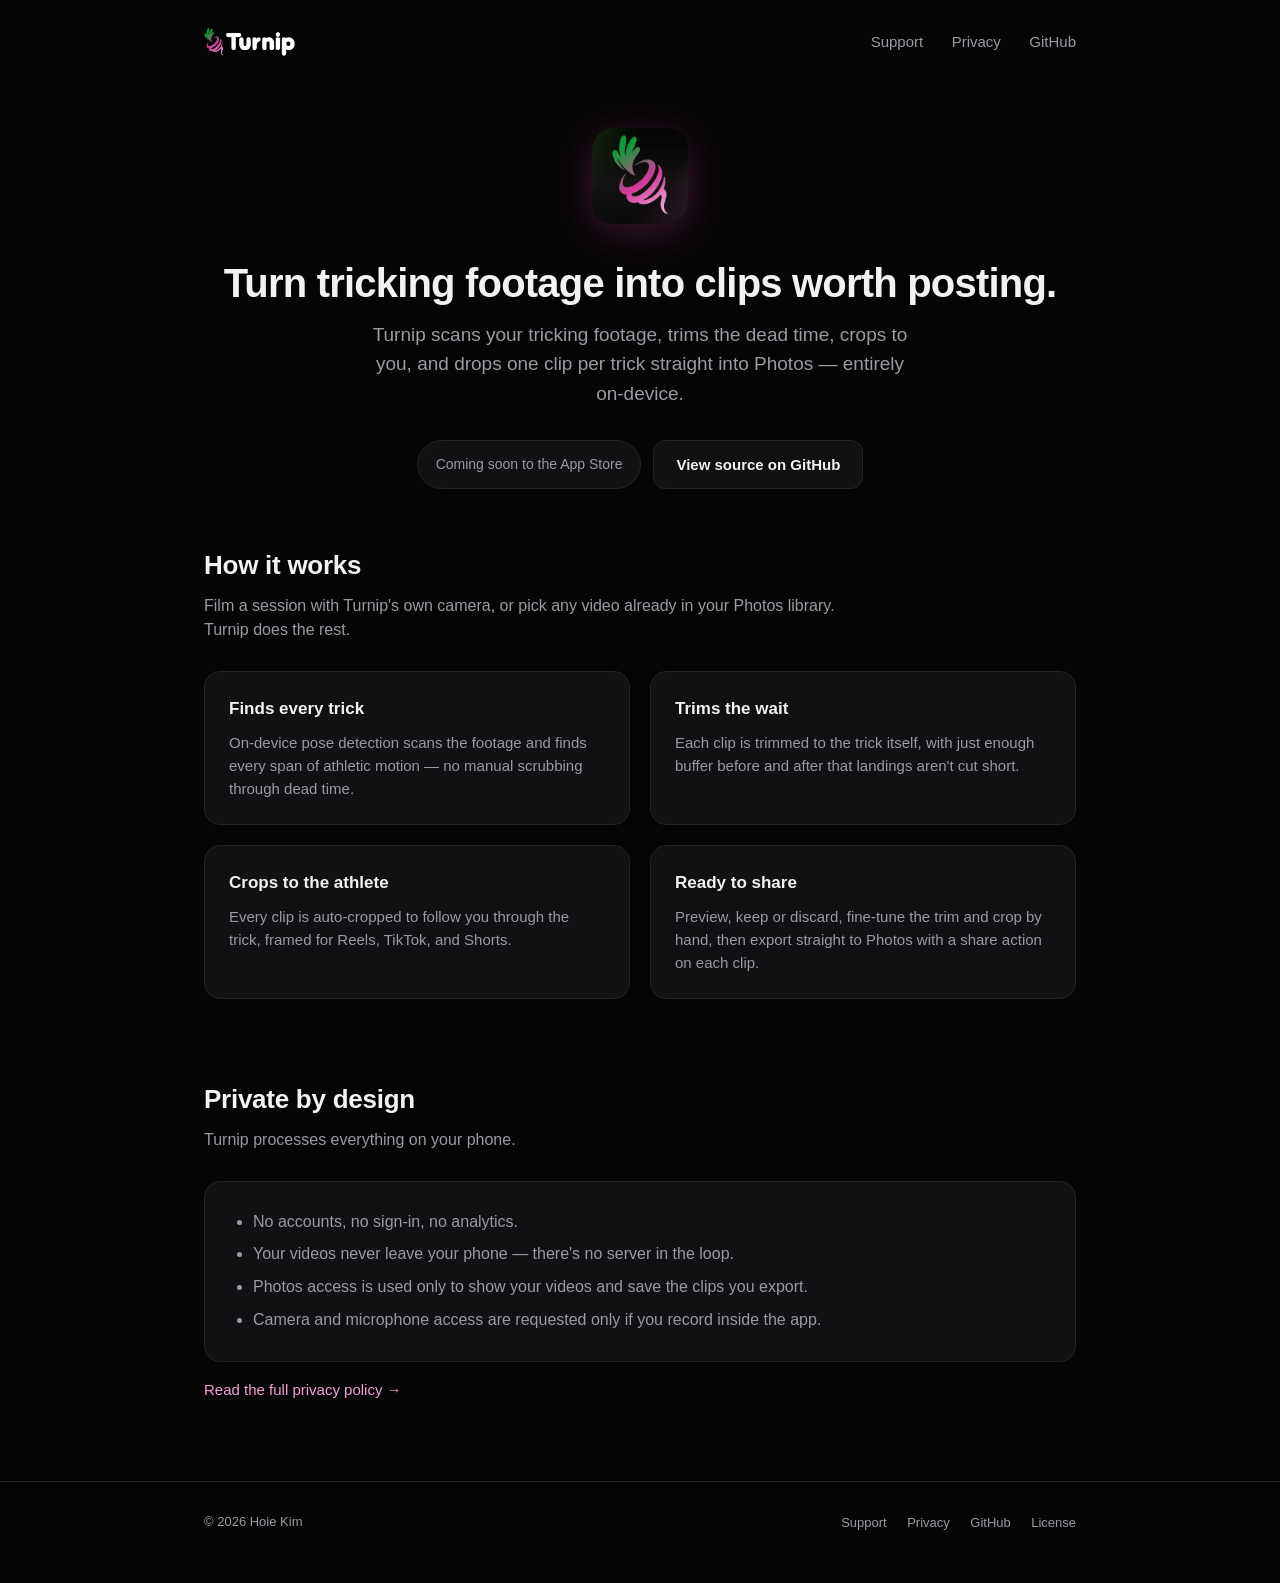
<file: site/index.html>
<!doctype html>
<html lang="en">
<head>
  <meta charset="utf-8" />
  <meta name="viewport" content="width=device-width, initial-scale=1" />
  <title>Turnip — Auto-edit your tricking clips</title>
  <meta name="description" content="Turnip finds every trick in your tricking footage, trims the dead time, crops to the athlete, and exports one clip per trick straight to Photos. All on-device." />
  <link rel="icon" href="assets/favicon-32.png" sizes="32x32" type="image/png" />
  <link rel="icon" href="assets/favicon-64.png" sizes="64x64" type="image/png" />
  <link rel="apple-touch-icon" href="assets/apple-touch-icon.png" />
  <link rel="stylesheet" href="styles.css" />
  <meta property="og:title" content="Turnip — Auto-edit your tricking clips" />
  <meta property="og:description" content="Turnip finds every trick in your footage, trims the dead time, and crops to the athlete — all on-device." />
  <meta property="og:image" content="assets/icon-512.png" />
  <meta property="og:type" content="website" />
</head>
<body>
  <header class="site">
    <div class="wrap">
      <a class="logo-link" href="index.html" aria-label="Turnip home">
        <img src="assets/wordmark.png" alt="Turnip" />
      </a>
      <nav class="site">
        <a href="support.html">Support</a>
        <a href="privacy.html">Privacy</a>
        <a href="https://github.com/hoiekim/turnip-ios">GitHub</a>
      </nav>
    </div>
  </header>

  <main>
    <section class="hero">
      <div class="wrap">
        <img class="icon" src="assets/icon-512.png" alt="" />
        <h1>Turn tricking footage into clips worth posting.</h1>
        <p class="tagline">
          Turnip scans your tricking footage, trims the dead time, crops to
          you, and drops one clip per trick straight into Photos —
          entirely on-device.
        </p>
        <div class="badge-row">
          <span class="pill-note">Coming soon to the App Store</span>
          <a class="btn btn-ghost" href="https://github.com/hoiekim/turnip-ios">View source on GitHub</a>
        </div>
      </div>
    </section>

    <section class="features">
      <div class="wrap">
        <h2 class="section-title">How it works</h2>
        <p class="section-lead">
          Film a session with Turnip's own camera, or pick any video already
          in your Photos library. Turnip does the rest.
        </p>
        <div class="feature-grid">
          <div class="feature">
            <h3>Finds every trick</h3>
            <p>
              On-device pose detection scans the footage and finds every
              span of athletic motion — no manual scrubbing through dead time.
            </p>
          </div>
          <div class="feature">
            <h3>Trims the wait</h3>
            <p>
              Each clip is trimmed to the trick itself, with just enough
              buffer before and after that landings aren't cut short.
            </p>
          </div>
          <div class="feature">
            <h3>Crops to the athlete</h3>
            <p>
              Every clip is auto-cropped to follow you through the trick,
              framed for Reels, TikTok, and Shorts.
            </p>
          </div>
          <div class="feature">
            <h3>Ready to share</h3>
            <p>
              Preview, keep or discard, fine-tune the trim and crop by hand,
              then export straight to Photos with a share action on each clip.
            </p>
          </div>
        </div>
      </div>
    </section>

    <section class="privacy">
      <div class="wrap">
        <h2 class="section-title">Private by design</h2>
        <p class="section-lead">
          Turnip processes everything on your phone.
        </p>
        <div class="privacy-card">
          <ul>
            <li>No accounts, no sign-in, no analytics.</li>
            <li>Your videos never leave your phone — there's no server in the loop.</li>
            <li>Photos access is used only to show your videos and save the clips you export.</li>
            <li>Camera and microphone access are requested only if you record inside the app.</li>
          </ul>
        </div>
        <p class="section-link">
          <a href="privacy.html">Read the full privacy policy →</a>
        </p>
      </div>
    </section>
  </main>

  <footer class="site">
    <div class="wrap">
      <p>&copy; 2026 Hoie Kim</p>
      <nav class="links">
        <a href="support.html">Support</a>
        <a href="privacy.html">Privacy</a>
        <a href="https://github.com/hoiekim/turnip-ios">GitHub</a>
        <a href="https://github.com/hoiekim/turnip-ios/blob/main/LICENSE">License</a>
      </nav>
    </div>
  </footer>
</body>
</html>
</file>
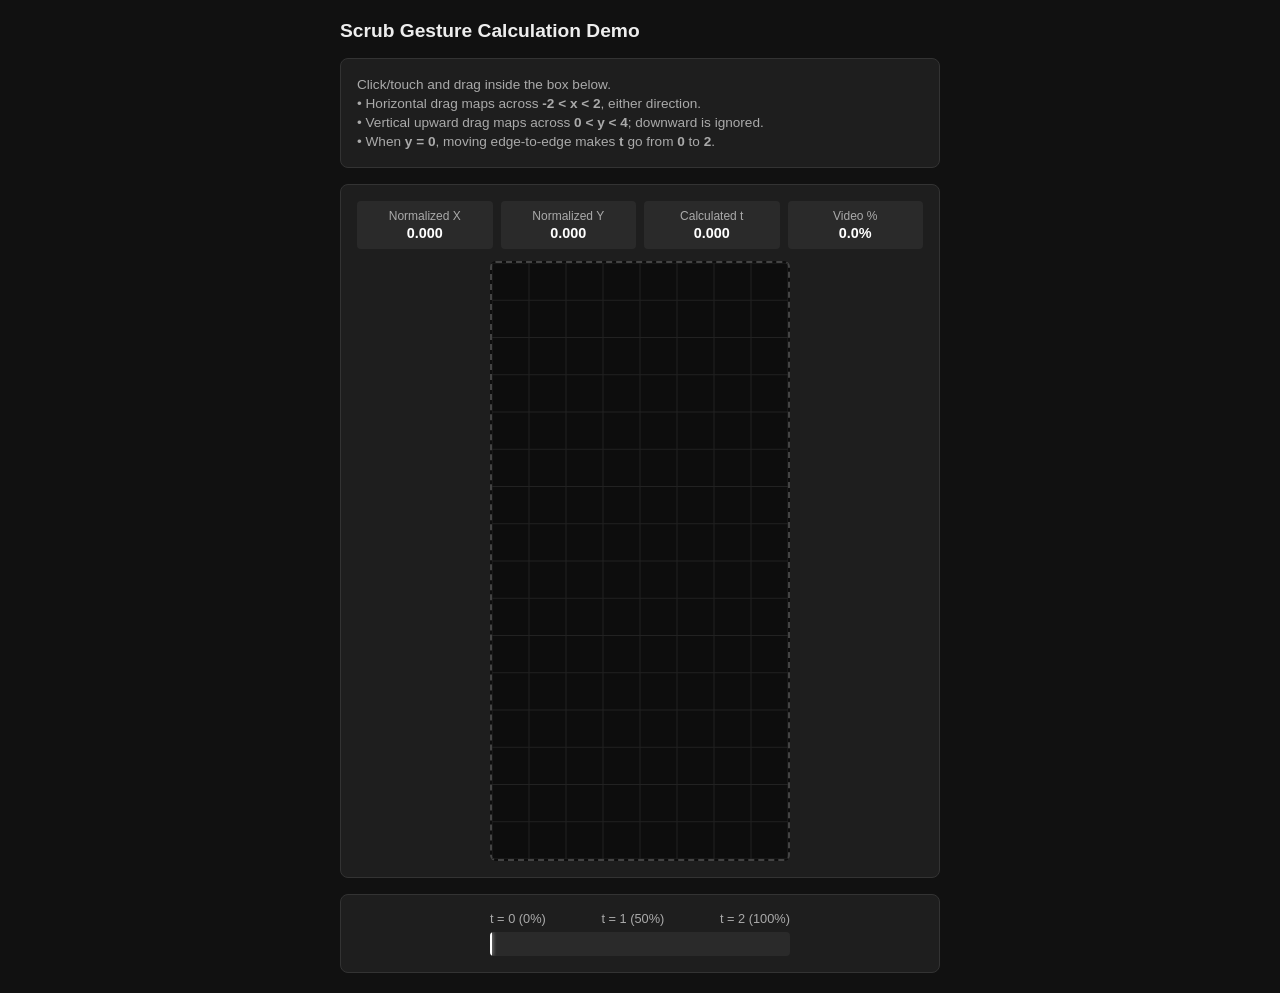
<file: docs/SCRUB_DEMO.html>
<!DOCTYPE html>
<html lang="en">
<head>
  <meta charset="UTF-8">
  <meta name="viewport" content="width=device-width, initial-scale=1.0">
  <title>Scrub Gesture Calculation Demo</title>
  <style>
    * {
      box-sizing: border-box;
      margin: 0;
      padding: 0;
      font-family: -apple-system, BlinkMacSystemFont, "Segoe UI", Roboto, sans-serif;
    }
    body {
      background: #111;
      color: #eee;
      display: flex;
      flex-direction: column;
      align-items: center;
      padding: 20px;
      gap: 16px;
    }
    h2 {
      font-size: 1.2rem;
      font-weight: 600;
    }
    .container {
      display: flex;
      flex-direction: column;
      gap: 16px;
      width: 100%;
      max-width: 600px;
    }
    .card {
      background: #1e1e1e;
      border: 1px solid #333;
      border-radius: 8px;
      padding: 16px;
    }
    .horizontally-centered {
      display: flex;
      justify-content: center;
    }
    #drag-area {
      width: 300px;
      height: 600px;
      background: #0d0d0d;
      border: 2px dashed #444;
      border-radius: 6px;
      position: relative;
      cursor: crosshair;
      user-select: none;
      touch-action: none;
    }
    #drag-area.active {
      border-color: #007aff;
      background: #121824;
    }
    canvas {
      position: absolute;
      top: 0;
      left: 0;
      width: 100%;
      height: 100%;
      pointer-events: none;
    }
    .metrics {
      display: grid;
      grid-template-columns: repeat(4, 1fr);
      gap: 8px;
      margin-bottom: 12px;
      font-family: monospace;
      font-size: 0.9rem;
    }
    .metric-box {
      background: #2a2a2a;
      padding: 8px;
      border-radius: 4px;
      text-align: center;
    }
    .metric-label {
      font-size: 0.75rem;
      color: #aaa;
      margin-bottom: 2px;
    }
    .metric-value {
      color: #fff;
      font-weight: bold;
    }
    .timeline-container {
      display: flex;
      flex-direction: column;
      gap: 6px;
    }
    .timeline-track {
      width: 300px;
      height: 24px;
      background: #2a2a2a;
      border-radius: 4px;
      position: relative;
      overflow: hidden;
    }
    .timeline-fill {
      height: 100%;
      background: #007aff;
      width: 0%;
    }
    .timeline-playhead {
      position: absolute;
      top: 0;
      width: 2px;
      height: 100%;
      background: #fff;
      box-shadow: 0 0 4px rgba(255,255,255,0.8);
      left: 0%;
    }
    .instructions {
      font-size: 0.85rem;
      color: #aaa;
      line-height: 1.4;
    }
  </style>
</head>
<body>

  <div class="container">
    <h2>Scrub Gesture Calculation Demo</h2>

    <div class="card">
      <div class="instructions">
        Click/touch and drag inside the box below.<br>
        • Horizontal drag maps across <strong>-2 &lt; x &lt; 2</strong>, either direction.<br>
        • Vertical upward drag maps across <strong>0 &lt; y &lt; 4</strong>; downward is ignored.<br>
        • When <strong>y = 0</strong>, moving edge-to-edge makes <strong>t</strong> go from <strong>0</strong> to <strong>2</strong>.
      </div>
    </div>

    <div class="card">
      <div class="metrics">
        <div class="metric-box">
          <div class="metric-label">Normalized X</div>
          <div class="metric-value" id="val-x">0.000</div>
        </div>
        <div class="metric-box">
          <div class="metric-label">Normalized Y</div>
          <div class="metric-value" id="val-y">0.000</div>
        </div>
        <div class="metric-box">
          <div class="metric-label">Calculated t</div>
          <div class="metric-value" id="val-t">0.000</div>
        </div>
        <div class="metric-box">
          <div class="metric-label">Video %</div>
          <div class="metric-value" id="val-pct">0.0%</div>
        </div>
      </div>

      <div class="horizontally-centered">
          <div id="drag-area">
            <canvas id="graph-canvas"></canvas>
          </div>
        </div>
    </div>

    <div class="card horizontally-centered">
      <div class="timeline-container">
        <div style="display: flex; justify-content: space-between; font-size: 0.8rem; color: #aaa;">
          <span>t = 0 (0%)</span>
          <span>t = 1 (50%)</span>
          <span>t = 2 (100%)</span>
        </div>
        <div class="timeline-track">
          <div class="timeline-fill" id="timeline-fill"></div>
          <div class="timeline-playhead" id="timeline-playhead"></div>
        </div>
      </div>
    </div>
  </div>

  <script>
    const dragArea = document.getElementById('drag-area');
    const canvas = document.getElementById('graph-canvas');
    const ctx = canvas.getContext('2d');

    const valX = document.getElementById('val-x');
    const valY = document.getElementById('val-y');
    const valT = document.getElementById('val-t');
    const valPct = document.getElementById('val-pct');
    const timelineFill = document.getElementById('timeline-fill');
    const timelinePlayhead = document.getElementById('timeline-playhead');

    let isDragging = false;
    let startX = 0;
    let startY = 0;
    let currentX = 0;
    let currentY = 0;

    function resizeCanvas() {
      canvas.width = dragArea.clientWidth;
      canvas.height = dragArea.clientHeight;
      drawGraph(currentX, currentY);
    }
    window.addEventListener('resize', resizeCanvas);

    // Core Gesture Calculation Engine (Matches Spec)
    function calculateScrub(x, y) {
      const magX = Math.abs(x);
      const magY = Math.max(y, 0);

      let t = 0;

      if (magY <= 0) {
        t = magX; // Direct horizontal drag when y <= 0
      } else {
        // Upward drag: quadratic formula for smaller root (y is cubed)
        const b = magX + magY * magY * magY + 2;
        const discriminant = b * b - 8 * magX;

        if (discriminant >= 0) {
          t = (b - Math.sqrt(discriminant)) / 2;
        } else {
          t = 0;
        }
      }

      // Clamp t to [0, 2]
      t = Math.min(Math.max(t, 0), 2);
      return t;
    }

    function updateState(e) {
      const rect = dragArea.getBoundingClientRect();
      const clientX = e.touches ? e.touches[0].clientX : e.clientX;
      const clientY = e.touches ? e.touches[0].clientY : e.clientY;

      const deltaPixelX = clientX - startX;
      const deltaPixelY = startY - clientY; // Screen Y is inverted (up is positive)

      // Direct Mapping to requested scale:
      // Dragging full width -> x changes by 2 (either direction)
      // Dragging full height -> y changes by 4
      const xDirection = deltaPixelX < 0 ? -1 : 1;
      const xMagnitude = Math.min(2, Math.abs(deltaPixelX / rect.width) * 2);
      currentX = xDirection * xMagnitude;
      currentY = Math.max(0, Math.min(4, (deltaPixelY / rect.height) * 4));

      const t = calculateScrub(currentX, currentY);
      const videoFraction = t / 2; // t=0 -> 0%, t=2 -> 100%

      // Instant UI update (No lag/transitions)
      valX.textContent = currentX.toFixed(3);
      valY.textContent = currentY.toFixed(3);
      valT.textContent = t.toFixed(3);
      valPct.textContent = (videoFraction * 100).toFixed(1) + '%';

      const pctStr = (videoFraction * 100) + '%';
      timelineFill.style.width = pctStr;
      timelinePlayhead.style.left = pctStr;

      drawGraph(currentX, currentY, t);
    }

    function drawGraph(x, y, calculatedT = 0) {
      const w = canvas.width;
      const h = canvas.height;

      ctx.clearRect(0, 0, w, h);

      // Draw Grid (x: 0..2, y: 0..4)
      ctx.strokeStyle = '#222';
      ctx.lineWidth = 1;

      // Vertical Grid Lines (x = 0.5, 1.0, 1.5, 2.0)
      for (let gx = 0; gx <= 2; gx += 0.25) {
        const px = (gx / 2) * w;
        ctx.beginPath();
        ctx.moveTo(px, 0);
        ctx.lineTo(px, h);
        ctx.stroke();
      }

      // Horizontal Grid Lines (y = 1, 2, 3, 4)
      for (let gy = 0; gy <= 4; gy += 0.25) {
        const py = h - (gy / 4) * h;
        ctx.beginPath();
        ctx.moveTo(0, py);
        ctx.lineTo(w, py);
        ctx.stroke();
      }

      if (!isDragging) return;

      // Draw Current Touch Point (x, y). The graph only depicts the x >= 0 branch — the
      // calculation is symmetric in x (see calculateScrub's magX), so a leftward drag
      // mirrors onto the same curve rather than running off the canvas.
      const px = (Math.abs(x) / 2) * w;
      const py = h - (y / 4) * h;

      ctx.fillStyle = '#007aff';
      ctx.beginPath();
      ctx.arc(px, py, 6, 0, Math.PI * 2);
      ctx.fill();

      // Draw Isocurve passing through current t
      if (calculatedT > 0 && calculatedT < 2) {
        ctx.strokeStyle = '#ff9500';
        ctx.lineWidth = 2;
        ctx.beginPath();

        // Curve equation: y³ = ((2 - t) / t) * x - (2 - t), i.e. y = cbrt(slope * x + intercept)
        const slope = (2 - calculatedT) / calculatedT;
        const intercept = -(2 - calculatedT);

        let started = false;
        const steps = 100;
        for (let i = 0; i <= steps; i++) {
          const curveX = (i / steps) * 2;
          const yCubed = slope * curveX + intercept;
          if (yCubed <= 0) {
            started = false;
            continue;
          }
          const curveY = Math.cbrt(yCubed);

          const px = (curveX / 2) * w;
          const py = h - (curveY / 4) * h;

          if (!started) {
            ctx.moveTo(px, py);
            started = true;
          } else {
            ctx.lineTo(px, py);
          }
        }
        ctx.stroke();
      }
    }

    // Event Handlers
    function handleStart(e) {
      isDragging = true;
      dragArea.classList.add('active');
      const rect = dragArea.getBoundingClientRect();
      const clientX = e.touches ? e.touches[0].clientX : e.clientX;
      const clientY = e.touches ? e.touches[0].clientY : e.clientY;

      startX = clientX;
      startY = clientY;

      updateState(e);
    }

    function handleMove(e) {
      if (!isDragging) return;
      e.preventDefault();
      updateState(e);
    }

    function handleEnd() {
      isDragging = false;
      dragArea.classList.remove('active');
    }

    dragArea.addEventListener('mousedown', handleStart);
    window.addEventListener('mousemove', handleMove);
    window.addEventListener('mouseup', handleEnd);

    dragArea.addEventListener('touchstart', handleStart);
    window.addEventListener('touchmove', handleMove, { passive: false });
    window.addEventListener('touchend', handleEnd);

    // Initial canvas setup
    resizeCanvas();
  </script>
</body>
</html>
</file>
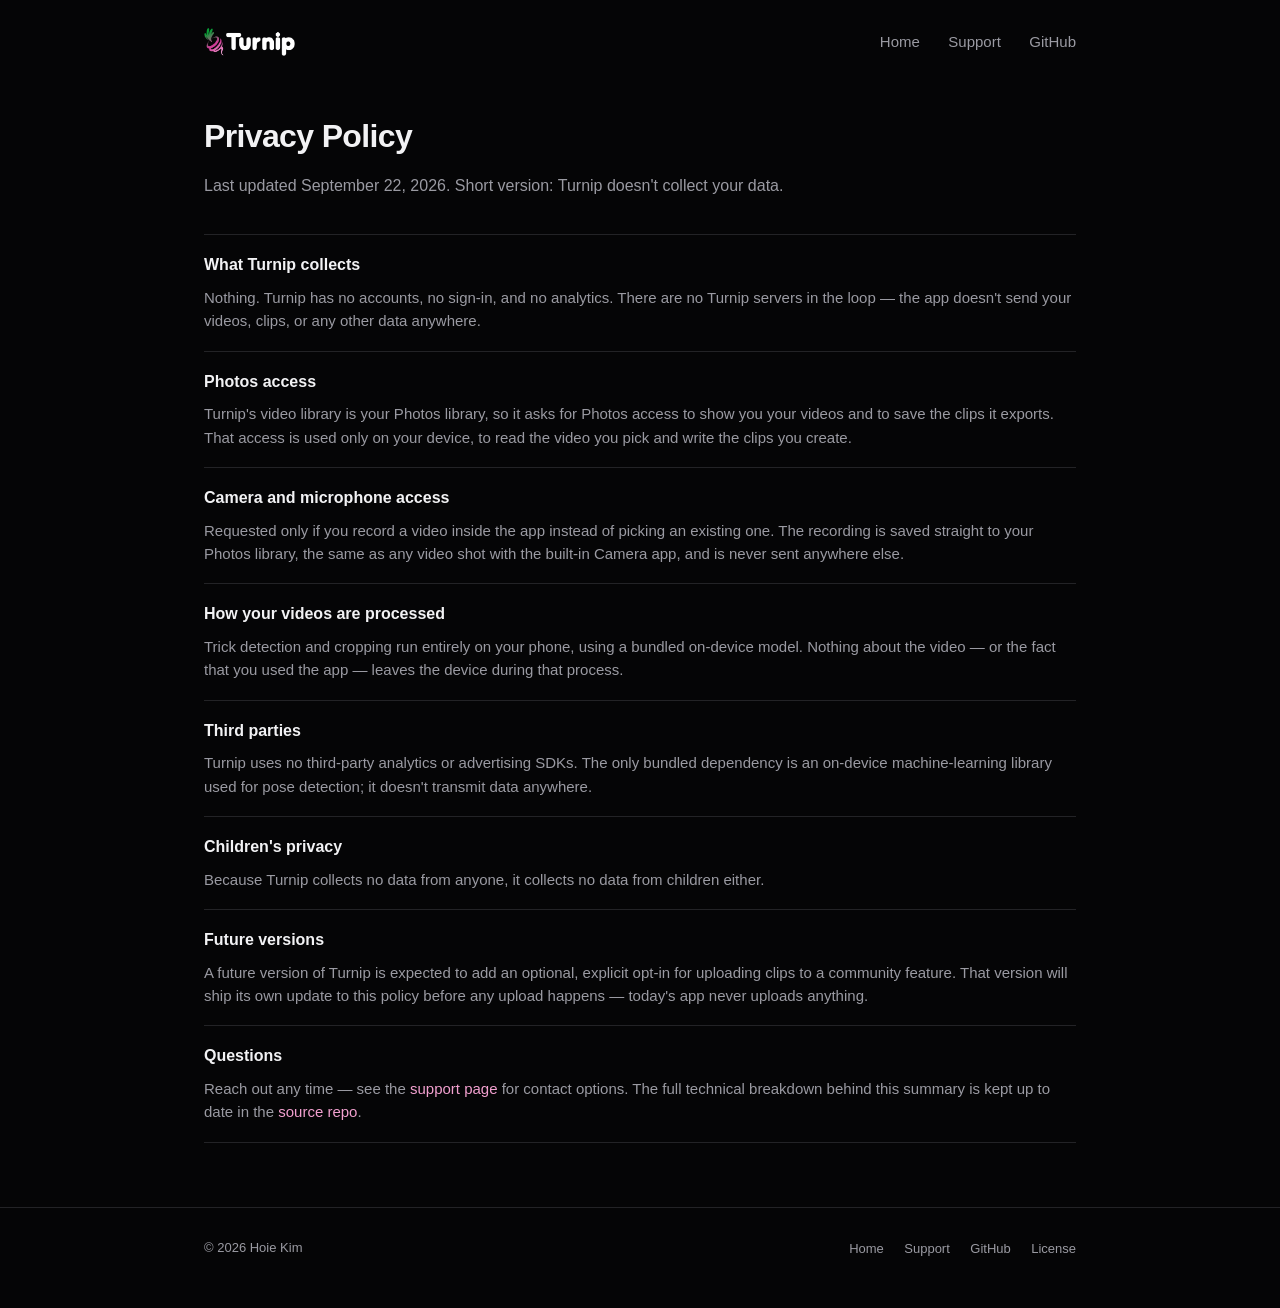
<file: site/privacy.html>
<!doctype html>
<html lang="en">
<head>
  <meta charset="utf-8" />
  <meta name="viewport" content="width=device-width, initial-scale=1" />
  <title>Privacy Policy — Turnip</title>
  <meta name="description" content="Turnip's privacy policy: what data Turnip collects (none), what permissions it asks for, and why." />
  <link rel="icon" href="assets/favicon-32.png" sizes="32x32" type="image/png" />
  <link rel="icon" href="assets/favicon-64.png" sizes="64x64" type="image/png" />
  <link rel="apple-touch-icon" href="assets/apple-touch-icon.png" />
  <link rel="stylesheet" href="styles.css" />
</head>
<body>
  <header class="site">
    <div class="wrap">
      <a class="logo-link" href="index.html" aria-label="Turnip home">
        <img src="assets/wordmark.png" alt="Turnip" />
      </a>
      <nav class="site">
        <a href="index.html">Home</a>
        <a href="support.html">Support</a>
        <a href="https://github.com/hoiekim/turnip-ios">GitHub</a>
      </nav>
    </div>
  </header>

  <main class="page">
    <div class="wrap">
      <h1>Privacy Policy</h1>
      <p class="lead">Last updated September 22, 2026. Short version: Turnip doesn't collect your data.</p>

      <div class="faq">
        <div class="faq-item">
          <h3>What Turnip collects</h3>
          <p>
            Nothing. Turnip has no accounts, no sign-in, and no analytics.
            There are no Turnip servers in the loop — the app doesn't send
            your videos, clips, or any other data anywhere.
          </p>
        </div>

        <div class="faq-item">
          <h3>Photos access</h3>
          <p>
            Turnip's video library is your Photos library, so it asks for
            Photos access to show you your videos and to save the clips it
            exports. That access is used only on your device, to read the
            video you pick and write the clips you create.
          </p>
        </div>

        <div class="faq-item">
          <h3>Camera and microphone access</h3>
          <p>
            Requested only if you record a video inside the app instead of
            picking an existing one. The recording is saved straight to your
            Photos library, the same as any video shot with the built-in
            Camera app, and is never sent anywhere else.
          </p>
        </div>

        <div class="faq-item">
          <h3>How your videos are processed</h3>
          <p>
            Trick detection and cropping run entirely on your phone, using a
            bundled on-device model. Nothing about the video — or the fact
            that you used the app — leaves the device during that process.
          </p>
        </div>

        <div class="faq-item">
          <h3>Third parties</h3>
          <p>
            Turnip uses no third-party analytics or advertising SDKs. The
            only bundled dependency is an on-device machine-learning
            library used for pose detection; it doesn't transmit data
            anywhere.
          </p>
        </div>

        <div class="faq-item">
          <h3>Children's privacy</h3>
          <p>
            Because Turnip collects no data from anyone, it collects no
            data from children either.
          </p>
        </div>

        <div class="faq-item">
          <h3>Future versions</h3>
          <p>
            A future version of Turnip is expected to add an optional,
            explicit opt-in for uploading clips to a community feature.
            That version will ship its own update to this policy before any
            upload happens — today's app never uploads anything.
          </p>
        </div>

        <div class="faq-item">
          <h3>Questions</h3>
          <p>
            Reach out any time — see the <a href="support.html">support
            page</a> for contact options. The full technical breakdown
            behind this summary is kept up to date in the
            <a href="https://github.com/hoiekim/turnip-ios/blob/main/docs/PRIVACY.md">source repo</a>.
          </p>
        </div>
      </div>
    </div>
  </main>

  <footer class="site">
    <div class="wrap">
      <p>&copy; 2026 Hoie Kim</p>
      <nav class="links">
        <a href="index.html">Home</a>
        <a href="support.html">Support</a>
        <a href="https://github.com/hoiekim/turnip-ios">GitHub</a>
        <a href="https://github.com/hoiekim/turnip-ios/blob/main/LICENSE">License</a>
      </nav>
    </div>
  </footer>
</body>
</html>
</file>
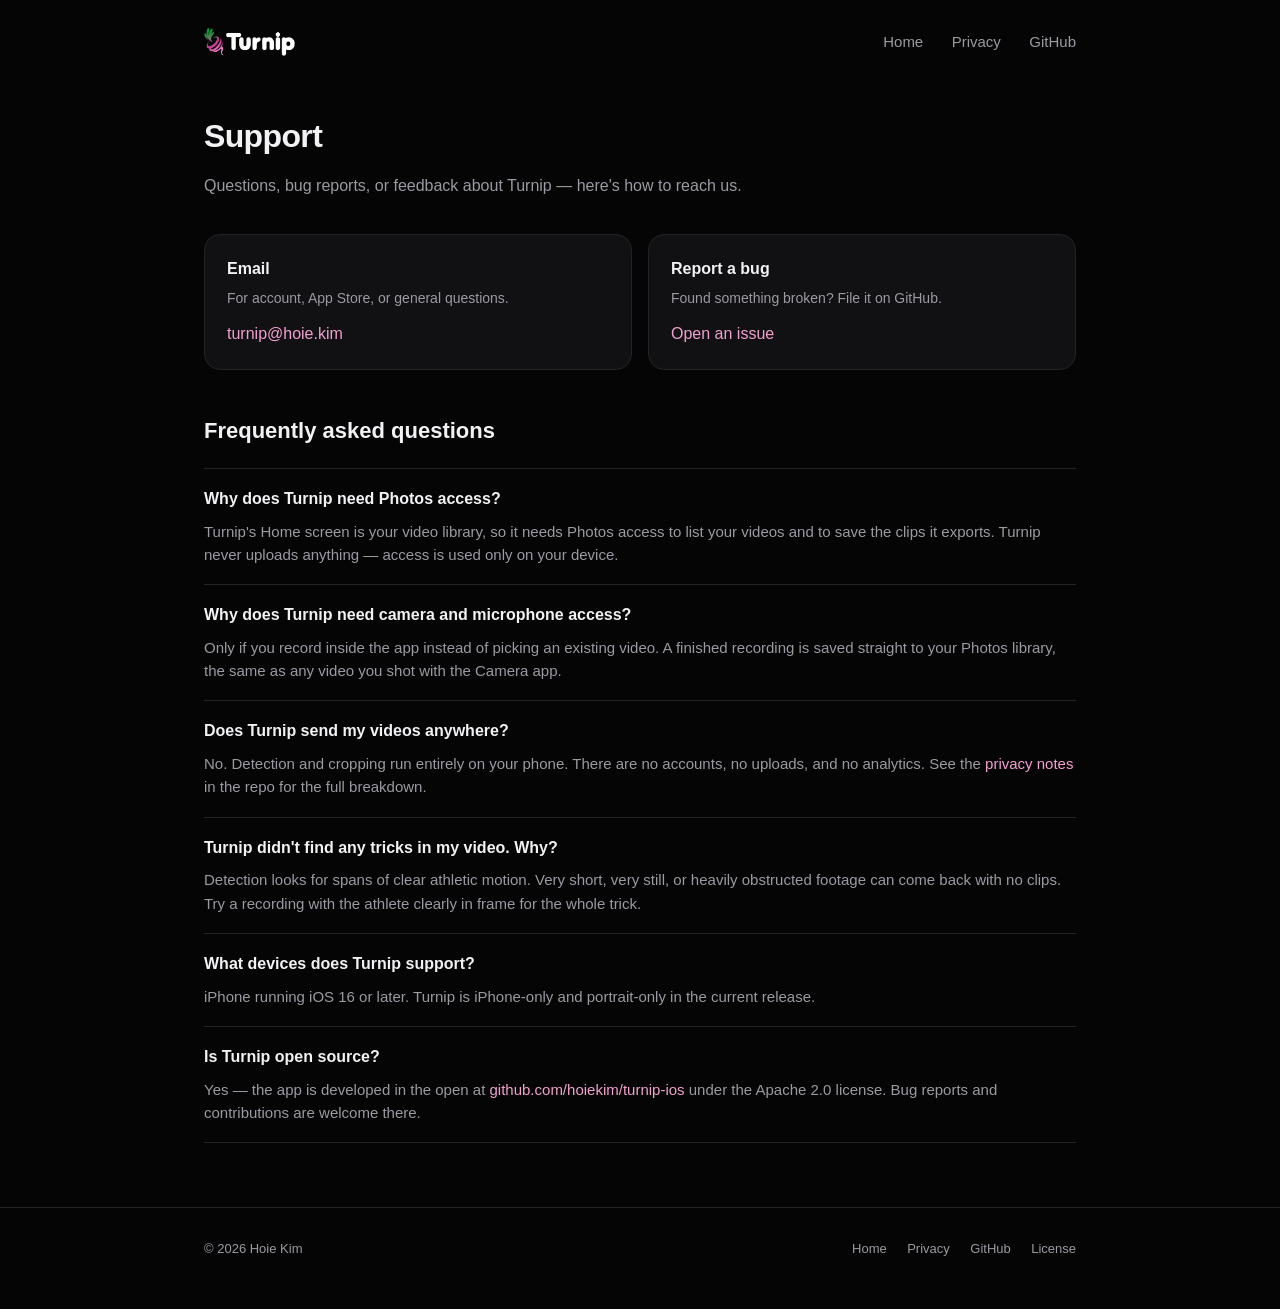
<file: site/support.html>
<!doctype html>
<html lang="en">
<head>
  <meta charset="utf-8" />
  <meta name="viewport" content="width=device-width, initial-scale=1" />
  <title>Support — Turnip</title>
  <meta name="description" content="Get help with Turnip: contact support, report a bug, or read answers to common questions." />
  <link rel="icon" href="assets/favicon-32.png" sizes="32x32" type="image/png" />
  <link rel="icon" href="assets/favicon-64.png" sizes="64x64" type="image/png" />
  <link rel="apple-touch-icon" href="assets/apple-touch-icon.png" />
  <link rel="stylesheet" href="styles.css" />
</head>
<body>
  <header class="site">
    <div class="wrap">
      <a class="logo-link" href="index.html" aria-label="Turnip home">
        <img src="assets/wordmark.png" alt="Turnip" />
      </a>
      <nav class="site">
        <a href="index.html">Home</a>
        <a href="privacy.html">Privacy</a>
        <a href="https://github.com/hoiekim/turnip-ios">GitHub</a>
      </nav>
    </div>
  </header>

  <main class="page">
    <div class="wrap">
      <h1>Support</h1>
      <p class="lead">
        Questions, bug reports, or feedback about Turnip — here's how to
        reach us.
      </p>

      <div class="contact-grid">
        <div class="contact-card">
          <h3>Email</h3>
          <p>For account, App Store, or general questions.</p>
          <a href="mailto:turnip@hoie.kim">turnip@hoie.kim</a>
        </div>
        <div class="contact-card">
          <h3>Report a bug</h3>
          <p>Found something broken? File it on GitHub.</p>
          <a href="https://github.com/hoiekim/turnip-ios/issues/new">Open an issue</a>
        </div>
      </div>

      <div class="faq">
        <h2>Frequently asked questions</h2>

        <div class="faq-item">
          <h3>Why does Turnip need Photos access?</h3>
          <p>
            Turnip's Home screen is your video library, so it needs Photos
            access to list your videos and to save the clips it exports.
            Turnip never uploads anything — access is used only on your
            device.
          </p>
        </div>

        <div class="faq-item">
          <h3>Why does Turnip need camera and microphone access?</h3>
          <p>
            Only if you record inside the app instead of picking an existing
            video. A finished recording is saved straight to your Photos
            library, the same as any video you shot with the Camera app.
          </p>
        </div>

        <div class="faq-item">
          <h3>Does Turnip send my videos anywhere?</h3>
          <p>
            No. Detection and cropping run entirely on your phone. There are
            no accounts, no uploads, and no analytics. See the
            <a href="https://github.com/hoiekim/turnip-ios/blob/main/docs/PRIVACY.md">privacy notes</a>
            in the repo for the full breakdown.
          </p>
        </div>

        <div class="faq-item">
          <h3>Turnip didn't find any tricks in my video. Why?</h3>
          <p>
            Detection looks for spans of clear athletic motion. Very short,
            very still, or heavily obstructed footage can come back with no
            clips. Try a recording with the athlete clearly in frame for the
            whole trick.
          </p>
        </div>

        <div class="faq-item">
          <h3>What devices does Turnip support?</h3>
          <p>
            iPhone running iOS 16 or later. Turnip is iPhone-only and
            portrait-only in the current release.
          </p>
        </div>

        <div class="faq-item">
          <h3>Is Turnip open source?</h3>
          <p>
            Yes — the app is developed in the open at
            <a href="https://github.com/hoiekim/turnip-ios">github.com/hoiekim/turnip-ios</a>
            under the Apache 2.0 license. Bug reports and contributions are
            welcome there.
          </p>
        </div>
      </div>
    </div>
  </main>

  <footer class="site">
    <div class="wrap">
      <p>&copy; 2026 Hoie Kim</p>
      <nav class="links">
        <a href="index.html">Home</a>
        <a href="privacy.html">Privacy</a>
        <a href="https://github.com/hoiekim/turnip-ios">GitHub</a>
        <a href="https://github.com/hoiekim/turnip-ios/blob/main/LICENSE">License</a>
      </nav>
    </div>
  </footer>
</body>
</html>
</file>
<file: site/styles.css>
:root {
  --bg: #050506;
  --bg-raised: #111113;
  --border: #232326;
  --text: #f2f2f4;
  --text-dim: #9a9aa2;
  --pink: #e0509c;
  --pink-light: #f2a0cf;
  --green: #3bb26a;
  --max-width: 920px;
}

* {
  box-sizing: border-box;
}

html {
  color-scheme: dark;
}

body {
  margin: 0;
  background: var(--bg);
  color: var(--text);
  font-family: -apple-system, BlinkMacSystemFont, "SF Pro Text", "Segoe UI",
    Roboto, Helvetica, Arial, sans-serif;
  line-height: 1.55;
  -webkit-font-smoothing: antialiased;
}

a {
  color: var(--pink-light);
  text-decoration: none;
}

a:hover {
  text-decoration: underline;
}

.wrap {
  max-width: var(--max-width);
  margin: 0 auto;
  padding: 0 24px;
}

header.site {
  padding: 28px 0 0;
}

header.site .wrap {
  display: flex;
  align-items: center;
  justify-content: space-between;
}

.logo-link {
  display: inline-flex;
  align-items: center;
}

.logo-link img {
  height: 28px;
  width: auto;
  display: block;
}

.logo-link:hover {
  text-decoration: none;
  opacity: 0.85;
}

nav.site a {
  color: var(--text-dim);
  font-size: 15px;
  margin-left: 24px;
}

nav.site a:hover {
  color: var(--text);
}

.hero {
  padding: 72px 0 48px;
  text-align: center;
}

.hero img.icon {
  width: 96px;
  height: 96px;
  border-radius: 22px;
  box-shadow: 0 8px 40px rgba(224, 80, 156, 0.25);
  margin-bottom: 28px;
}

.hero h1 {
  font-size: 40px;
  line-height: 1.15;
  margin: 0 0 14px;
  letter-spacing: -0.02em;
}

.hero p.tagline {
  font-size: 19px;
  color: var(--text-dim);
  max-width: 560px;
  margin: 0 auto 32px;
}

.badge-row {
  display: flex;
  gap: 12px;
  justify-content: center;
  flex-wrap: wrap;
}

.btn {
  display: inline-block;
  padding: 12px 22px;
  border-radius: 12px;
  font-size: 15px;
  font-weight: 600;
}

.btn:hover {
  text-decoration: none;
}

.btn-primary {
  background: linear-gradient(135deg, var(--pink), #b83a7c);
  color: #fff;
}

.btn-primary:hover {
  filter: brightness(1.08);
}

.btn-ghost {
  background: var(--bg-raised);
  border: 1px solid var(--border);
  color: var(--text);
}

.btn-ghost:hover {
  border-color: var(--pink);
}

.pill-note {
  display: inline-flex;
  align-items: center;
  padding: 10px 18px;
  border-radius: 999px;
  background: var(--bg-raised);
  border: 1px solid var(--border);
  color: var(--text-dim);
  font-size: 14px;
}

section {
  padding: 40px 0;
}

section.features {
  padding-top: 8px;
}

.feature-grid {
  display: grid;
  grid-template-columns: repeat(2, 1fr);
  gap: 20px;
}

.feature {
  background: var(--bg-raised);
  border: 1px solid var(--border);
  border-radius: 16px;
  padding: 24px;
}

.feature h3 {
  margin: 0 0 8px;
  font-size: 17px;
}

.feature p {
  margin: 0;
  color: var(--text-dim);
  font-size: 15px;
}

.section-title {
  font-size: 26px;
  margin: 0 0 8px;
  letter-spacing: -0.01em;
}

.section-lead {
  color: var(--text-dim);
  font-size: 16px;
  max-width: 640px;
  margin: 0 0 28px;
}

.privacy-card {
  background: var(--bg-raised);
  border: 1px solid var(--border);
  border-radius: 16px;
  padding: 28px;
}

.privacy-card ul {
  margin: 0;
  padding-left: 20px;
  color: var(--text-dim);
}

.privacy-card li {
  margin-bottom: 8px;
}

.privacy-card li:last-child {
  margin-bottom: 0;
}

.section-link {
  margin: 16px 0 0;
  font-size: 15px;
}

main.page {
  padding: 56px 0 24px;
}

main.page h1 {
  font-size: 32px;
  margin: 0 0 12px;
  letter-spacing: -0.02em;
}

main.page > .wrap > p.lead {
  color: var(--text-dim);
  font-size: 16px;
  max-width: 620px;
  margin: 0 0 36px;
}

.contact-grid {
  display: grid;
  grid-template-columns: repeat(2, 1fr);
  gap: 16px;
  margin-bottom: 44px;
}

.contact-card {
  background: var(--bg-raised);
  border: 1px solid var(--border);
  border-radius: 16px;
  padding: 22px;
}

.contact-card h3 {
  margin: 0 0 6px;
  font-size: 16px;
}

.contact-card p {
  margin: 0 0 12px;
  color: var(--text-dim);
  font-size: 14px;
}

.faq h2 {
  font-size: 22px;
  margin: 0 0 20px;
}

.faq-item {
  border-bottom: 1px solid var(--border);
  padding: 18px 0;
}

.faq-item:first-of-type {
  border-top: 1px solid var(--border);
}

.faq-item h3 {
  margin: 0 0 8px;
  font-size: 16px;
}

.faq-item p {
  margin: 0;
  color: var(--text-dim);
  font-size: 15px;
}

footer.site {
  border-top: 1px solid var(--border);
  margin-top: 40px;
  padding: 28px 0 48px;
}

footer.site .wrap {
  display: flex;
  align-items: center;
  justify-content: space-between;
  flex-wrap: wrap;
  gap: 12px;
}

footer.site p {
  margin: 0;
  color: var(--text-dim);
  font-size: 13px;
}

footer.site .links a {
  color: var(--text-dim);
  font-size: 13px;
  margin-left: 16px;
}

footer.site .links a:first-child {
  margin-left: 0;
}

@media (max-width: 640px) {
  .hero h1 {
    font-size: 32px;
  }

  .feature-grid,
  .contact-grid {
    grid-template-columns: 1fr;
  }

  nav.site a {
    margin-left: 16px;
    font-size: 14px;
  }

  footer.site .wrap {
    flex-direction: column;
    align-items: flex-start;
  }
}
</file>
